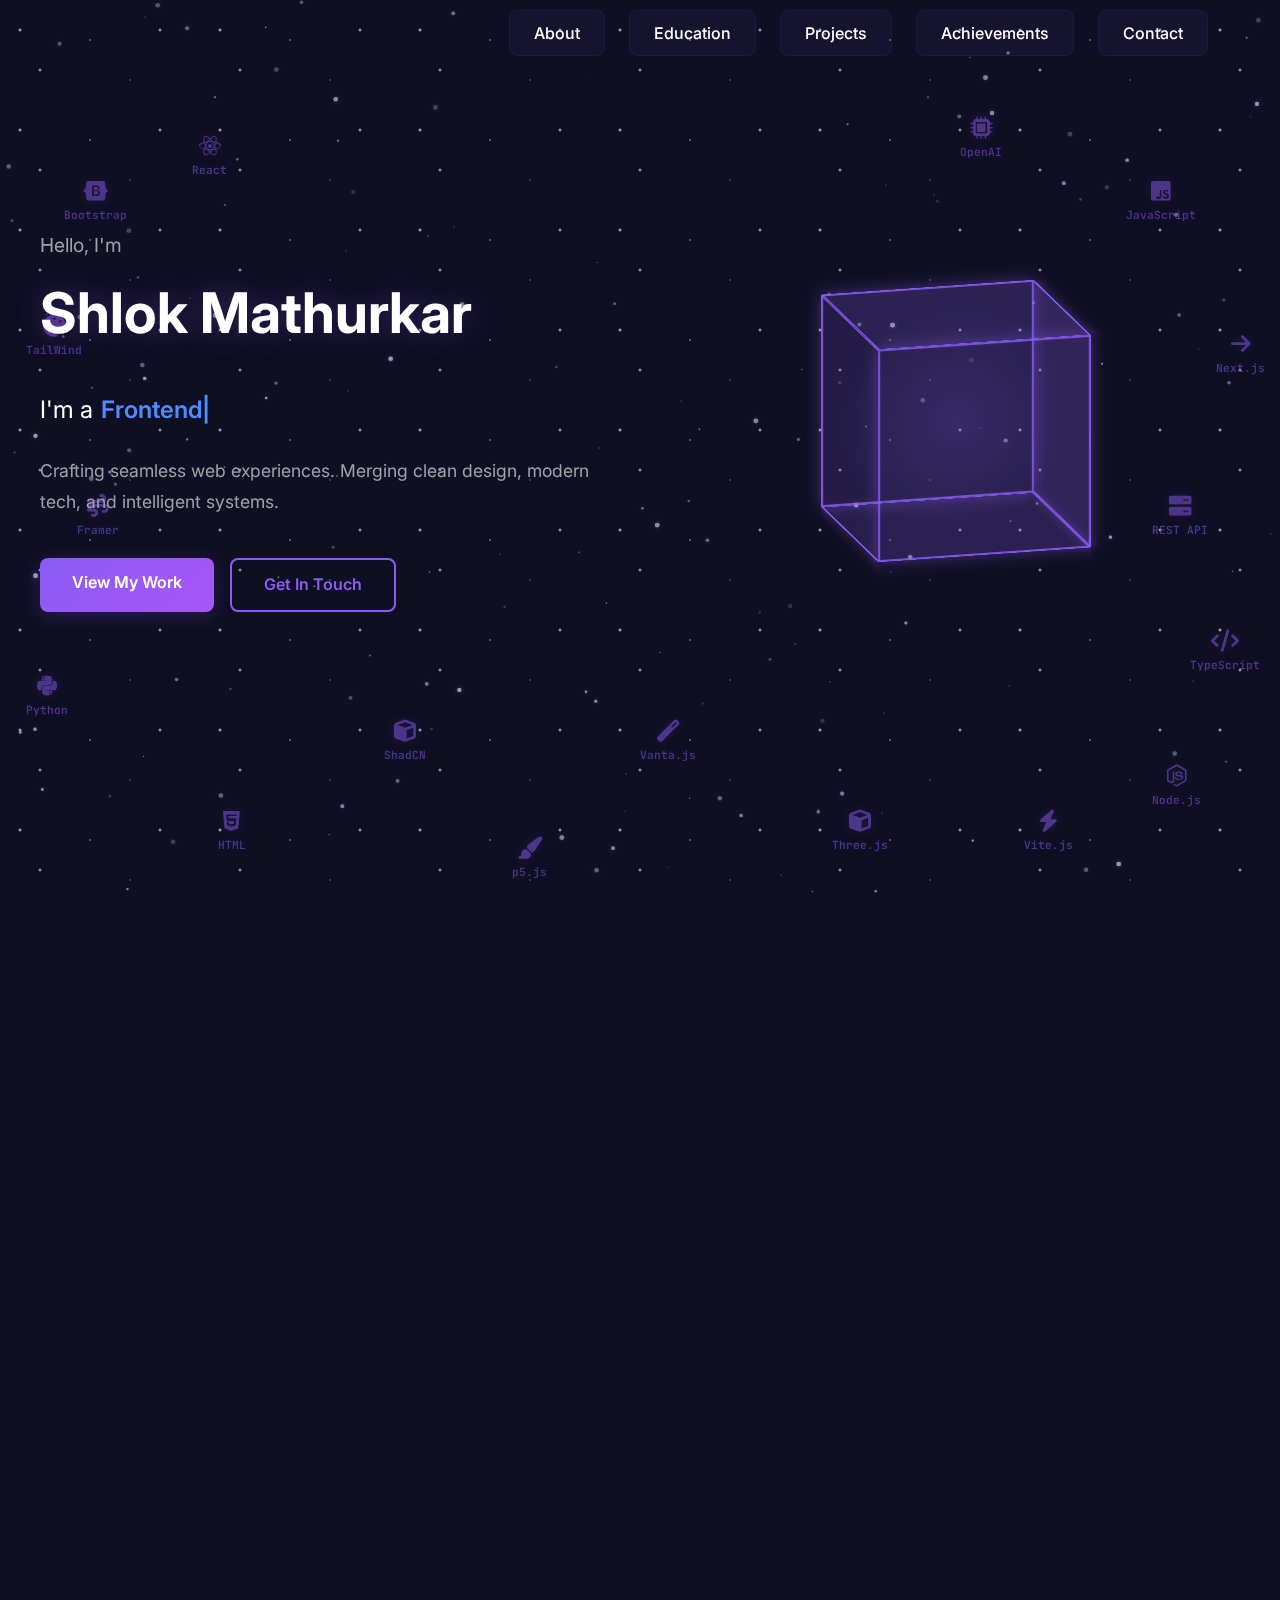
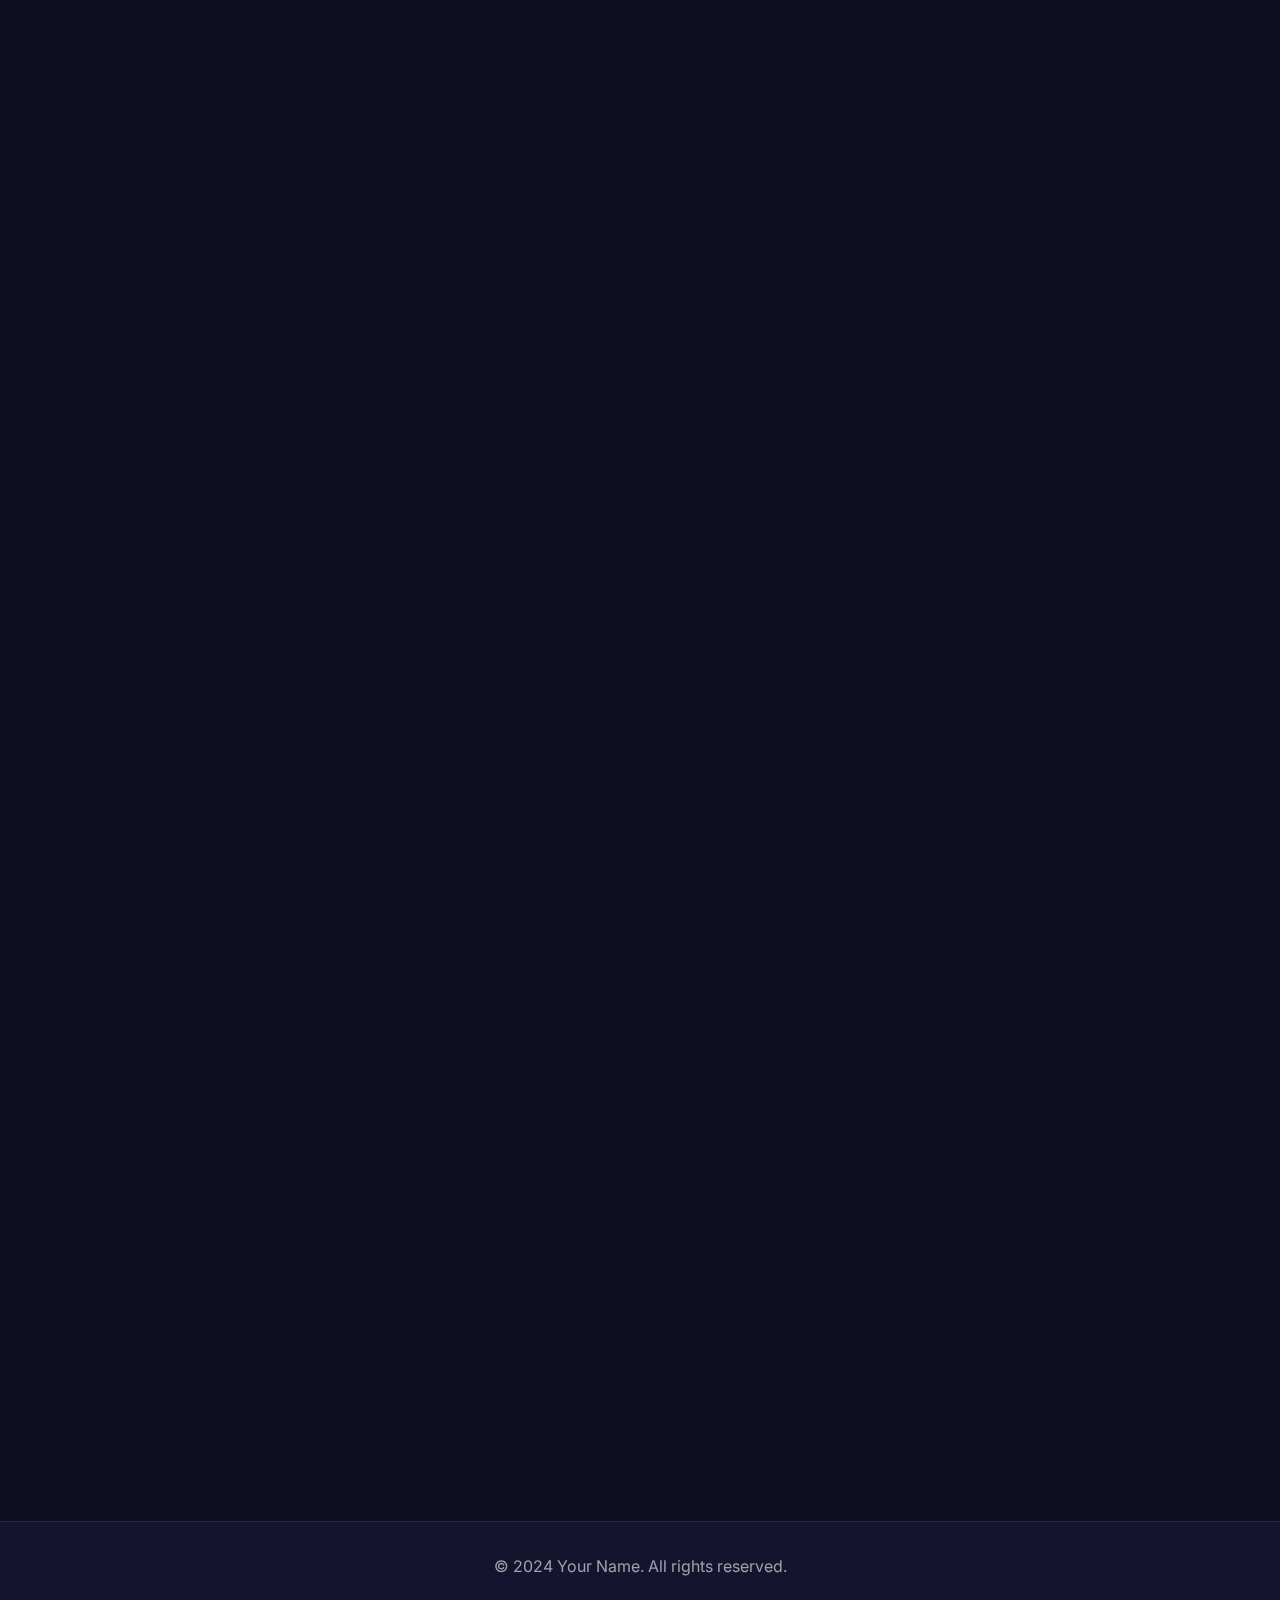
<file: index.html>
<!DOCTYPE html>
<html lang="en">
<head>
    <meta charset="UTF-8">
    <meta name="viewport" content="width=device-width, initial-scale=1.0">
    <title>Your Name - Professional Portfolio</title>
    <link rel="stylesheet" href="styles.css">
    <link href="https://fonts.googleapis.com/css2?family=Inter:wght@300;400;500;600;700&family=JetBrains+Mono:wght@400;500&display=swap" rel="stylesheet">
    <link rel="stylesheet" href="https://cdnjs.cloudflare.com/ajax/libs/font-awesome/6.0.0/css/all.min.css">
</head>
<body>
    <!-- Animated Background -->
    <canvas id="starfield-canvas" class="starfield-canvas"></canvas>
    <div class="background">
        <div class="stars"></div>
        <div class="meteors"></div>
        <div class="floating-tech">
            <span class="tech-item">
                <i class="fab fa-react"></i>
                <span class="tech-name">React</span>
            </span>
            <span class="tech-item">
                <i class="fab fa-node-js"></i>
                <span class="tech-name">Node.js</span>
            </span>
            <span class="tech-item">
                <i class="fab fa-python"></i>
                <span class="tech-name">Python</span>
            </span>
            <span class="tech-item">
                <i class="fab fa-js-square"></i>
                <span class="tech-name">JavaScript</span>
            </span>
            <span class="tech-item">
                <i class="fab fa-html5"></i>
                <span class="tech-name">HTML</span>
            </span>
            <span class="tech-item">
                <i class="fab fa-bootstrap"></i>
                <span class="tech-name">Bootstrap</span>
            </span>
            <span class="tech-item">
                <i class="fas fa-bolt"></i>
                <span class="tech-name">Vite.js</span>
            </span>
            <span class="tech-item">
                <i class="fas fa-microchip"></i>
                <span class="tech-name">OpenAI</span>
            </span>
            <span class="tech-item">
                <i class="fas fa-wind"></i>
                <span class="tech-name">Framer</span>
            </span>
            <span class="tech-item">
                <i class="fas fa-server"></i>
                <span class="tech-name">REST API</span>
            </span>
            <span class="tech-item">
                <i class="fas fa-code"></i>
                <span class="tech-name">TypeScript</span>
            </span>
            <span class="tech-item">
                <i class="fas fa-arrow-right"></i>
                <span class="tech-name">Next.js</span>
            </span>
            <span class="tech-item">
                <i class="fas fa-palette"></i>
                <span class="tech-name">TailWind</span>
            </span>
            <span class="tech-item">
                <i class="fas fa-cube"></i>
                <span class="tech-name">ShadCN</span>
            </span>
            <span class="tech-item">
                <i class="fas fa-magic"></i>
                <span class="tech-name">Vanta.js</span>
            </span>
            <span class="tech-item">
                <i class="fas fa-paint-brush"></i>
                <span class="tech-name">p5.js</span>
            </span>
            <span class="tech-item">
                <i class="fas fa-cube"></i>
                <span class="tech-name">Three.js</span>
            </span>
        </div>
    </div>

    <!-- Navigation -->
    <nav class="navbar">
        <div class="nav-container">
            <div class="nav-logo">
                <div class="logo-container">
                    <img src="logo.svg" alt="Logo" class="logo-svg" />
                </div>
            </div>
            <ul class="nav-menu">
                <li><a href="#about" class="nav-link">About</a></li>
                <li><a href="#education" class="nav-link">Education</a></li>
                <li><a href="#projects" class="nav-link">Projects</a></li>
                <li><a href="#achievements" class="nav-link">Achievements</a></li>
                <li><a href="#contact" class="nav-link">Contact</a></li>
            </ul>
        </div>
    </nav>

    <!-- Hero Section -->
    <section class="hero">
        <div class="hero-container">
            <div class="hero-content">
                <h1 class="hero-title">
                    <span class="greeting">Hello, I'm</span>
                    <span class="name">Shlok Mathurkar</span>
                </h1>
                <div class="typing-container">
                    <span class="typing-text">I'm a </span>
                    <span class="typing-role"></span>
                </div><br>
                <p class="hero-description">
                    Crafting seamless web experiences. Merging clean design, modern tech, and intelligent systems.
                </p>
                <div class="hero-actions">
                    <a href="#projects" class="btn btn-primary">View My Work</a>
                    <a href="#contact" class="btn btn-secondary">Get In Touch</a>
                </div>
            </div>
            <div class="hero-visual">
                <div id="hero-visual" class="three-cube-container"></div>
            </div>
        </div>
    </section>

    <!-- Main Content -->
    <main class="main-content">
        <!-- About Section -->
        <section id="about" class="section">
            <div class="container">
                <div class="section-header">
                    <h2 class="section-title">About Me</h2>
                    <div class="section-line"></div>
                </div>
                <div class="about-grid">
                    <div class="about-content">
                        <p class="about-text">
                            I'm a passionate developer with expertise in modern web technologies and artificial intelligence. 
                            With a strong foundation in both frontend and backend development, I specialize in creating 
                            scalable applications that solve real-world problems.
                        </p>
                        <p class="about-text">
                            When I'm not coding, you can find me exploring new technologies, contributing to open-source 
                            projects, or sharing knowledge with the developer community. I believe in continuous learning 
                            and staying up-to-date with the latest industry trends.
                        </p>
                        <div class="personal-info">
                            <div class="info-item">
                                <span class="info-label">Name:</span>
                                <span class="info-value">Shlok Mathurkar</span>
                            </div>
                            <div class="info-item">
                                <span class="info-label">Age:</span>
                                <span class="info-value">18 years</span>
                            </div>
                            <div class="info-item">
                                <span class="info-label">Location:</span>
                                <span class="info-value">Greater Noida, UP</span>
                            </div>
                            <div class="info-item">
                                <span class="info-label">Experience:</span>
                                <span class="info-value">0 years</span>
                            </div>
                        </div>
                    </div>
                    <div class="skills-showcase">
                        <h3 class="skills-title">Tech Stack</h3>
                        <div class="skills-grid">
                            <div class="skill-category">
                                <h4>Frontend & UI</h4>
                                <div class="skill-tags">
                                    <span class="skill-tag">React</span>
                                    <span class="skill-tag">Next.js</span>
                                    <span class="skill-tag">TypeScript</span>
                                    <span class="skill-tag">JavaScript</span>
                                    <span class="skill-tag">HTML</span>
                                    <span class="skill-tag">TailWind</span>
                                    <span class="skill-tag">Bootstrap</span>
                                    <span class="skill-tag">ShadCN</span>
                                </div>
                            </div>
                            <div class="skill-category">
                                <h4>Backend & APIs</h4>
                                <div class="skill-tags">
                                    <span class="skill-tag">Node.js</span>
                                    <span class="skill-tag">Python</span>
                                    <span class="skill-tag">REST API</span>
                                    <span class="skill-tag">OpenAI</span>
                                </div>
                            </div>
                            <div class="skill-category">
                                <h4>Tools & Libraries</h4>
                                <div class="skill-tags">
                                    <span class="skill-tag">Vite.js</span>
                                    <span class="skill-tag">Framer</span>
                                    <span class="skill-tag">Three.js</span>
                                    <span class="skill-tag">p5.js</span>
                                    <span class="skill-tag">Vanta.js</span>
                                </div>
                            </div>
                        </div>
                    </div>
                </div>
            </div>
        </section>

        <!-- Education Section -->
        <section id="education" class="section">
            <div class="container">
                <div class="section-header">
                    <h2 class="section-title">Education</h2>
                    <div class="section-line"></div>
                </div>
                <div class="timeline">
                    <div class="timeline-item">
                        <div class="timeline-marker"></div>
                        <div class="timeline-content">
                            <div class="timeline-header">
                                <h3>Bachelor of Technology in Computer Science & Engineering</h3>
                                <span class="timeline-period">2024 - 2028</span>
                            </div>
                            <p class="timeline-institution">Manipal University, Jaipur</p>
                            <p class="timeline-description">
                                Working on practical projects in AI, APIs, and modern web development. Preparing for high-performance tech roles with a focus on problem-solving and system design.
                            </p>
                        </div>
                    </div>
                    <div class="timeline-item">
                        <div class="timeline-marker"></div>
                        <div class="timeline-content">
                            <div class="timeline-header">
                                <h3>Higher Secondary School</h3>
                                <span class="timeline-period">2022 - 2024</span>
                            </div>
                            <p class="timeline-institution">Vivekanand International School, New Delhi</p>
                            <p class="timeline-description">
                                Built a strong grounding in core sciences—Physics, Chemistry, and Mathematics—laying the groundwork for my journey in technology and engineering.
                            </p>
                        </div>
                    </div>
                </div>
            </div>
        </section>

        <!-- Projects Section -->
        <section id="projects" class="section">
            <div class="container">
                <div class="section-header">
                    <h2 class="section-title">Featured Projects</h2>
                    <div class="section-line"></div>
                </div>
                <div class="projects-grid">
                    <div class="project-card">
                        <div class="project-image">
                            <div class="project-overlay">
                                <div class="project-links">
                                    <a href="#" class="project-link" title="View Code">
                                        <i class="fab fa-github"></i>
                                    </a>
                                    <a href="#" class="project-link" title="Live Demo">
                                        <i class="fas fa-external-link-alt"></i>
                                    </a>
                                </div>
                            </div>
                        </div>
                        <div class="project-content">
                            <h3 class="project-title">E-Commerce Platform</h3>
                            <p class="project-description">
                                A full-stack e-commerce solution with real-time inventory management, 
                                payment processing, and admin dashboard.
                            </p>
                            <div class="project-tech">
                                <span class="tech-badge">React</span>
                                <span class="tech-badge">Next.js</span>
                                <span class="tech-badge">Node.js</span>
                                <span class="tech-badge">MongoDB</span>
                            </div>
                        </div>
                    </div>
                    <div class="project-card">
                        <div class="project-image">
                            <div class="project-overlay">
                                <div class="project-links">
                                    <a href="#" class="project-link" title="View Code">
                                        <i class="fab fa-github"></i>
                                    </a>
                                    <a href="#" class="project-link" title="Live Demo">
                                        <i class="fas fa-external-link-alt"></i>
                                    </a>
                                </div>
                            </div>
                        </div>
                        <div class="project-content">
                            <h3 class="project-title">AI Chat Application</h3>
                            <p class="project-description">
                                Real-time chat application with AI-powered responses using OpenAI API 
                                and natural language processing.
                            </p>
                            <div class="project-tech">
                                <span class="tech-badge">React</span>
                                <span class="tech-badge">Next.js</span>
                                <span class="tech-badge">TypeScript</span>
                                <span class="tech-badge">OpenAI</span>
                            </div>
                        </div>
                    </div>
                    <div class="project-card">
                        <div class="project-image">
                            <div class="project-overlay">
                                <div class="project-links">
                                    <a href="#" class="project-link" title="View Code">
                                        <i class="fab fa-github"></i>
                                    </a>
                                    <a href="#" class="project-link" title="Live Demo">
                                        <i class="fas fa-external-link-alt"></i>
                                    </a>
                                </div>
                            </div>
                        </div>
                        <div class="project-content">
                            <h3 class="project-title">Weather Dashboard</h3>
                            <p class="project-description">
                                Interactive weather dashboard with real-time data visualization, 
                                location-based forecasts, and historical data analysis.
                            </p>
                            <div class="project-tech">
                                <span class="tech-badge">React</span>
                                <span class="tech-badge">Next.js</span>
                                <span class="tech-badge">Chart.js</span>
                                <span class="tech-badge">Weather API</span>
                            </div>
                        </div>
                    </div>
                </div>
            </div>
        </section>

        <!-- Achievements Section -->
        <section id="achievements" class="section">
            <div class="container">
                <div class="section-header">
                    <h2 class="section-title">Achievements</h2>
                    <div class="section-line"></div>
                </div>
                <div class="achievements-grid">
                    <div class="achievement-card">
                        <div class="achievement-icon">
                            <i class="fas fa-trophy"></i>
                        </div>
                        <div class="achievement-content">
                            <h3>Hackathon Winner</h3>
                            <p>First place in the 2023 Tech Innovation Hackathon for developing an AI-powered sustainability solution.</p>
                        </div>
                    </div>
                    <div class="achievement-card">
                        <div class="achievement-icon">
                            <i class="fas fa-certificate"></i>
                        </div>
                        <div class="achievement-content">
                            <h3>AWS Certified</h3>
                            <p>AWS Solutions Architect Associate certification with expertise in cloud infrastructure and deployment.</p>
                        </div>
                    </div>
                    <div class="achievement-card">
                        <div class="achievement-icon">
                            <i class="fas fa-star"></i>
                        </div>
                        <div class="achievement-content">
                            <h3>Dean's List</h3>
                            <p>Consistently maintained 3.8+ GPA throughout university with academic excellence recognition.</p>
                        </div>
                    </div>
                    <div class="achievement-card">
                        <div class="achievement-icon">
                            <i class="fas fa-users"></i>
                        </div>
                        <div class="achievement-content">
                            <h3>Open Source Contributor</h3>
                            <p>Active contributor to 10+ open source projects with significant community impact.</p>
                        </div>
                    </div>
                </div>
            </div>
        </section>

        <!-- Contact Section -->
        <section id="contact" class="section">
            <div class="container">
                <div class="section-header">
                    <h2 class="section-title">Get In Touch</h2>
                    <div class="section-line"></div>
                </div>
                <div class="contact-content">
                    <div class="contact-info">
                        <div class="contact-item">
                            <div class="contact-icon">
                                <i class="fas fa-envelope"></i>
                            </div>
                            <div class="contact-details">
                                <h3>Email</h3>
                                <p>your.email@example.com</p>
                            </div>
                        </div>
                        <div class="contact-item">
                            <div class="contact-icon">
                                <i class="fas fa-phone"></i>
                            </div>
                            <div class="contact-details">
                                <h3>Phone</h3>
                                <p>+1 (555) 123-4567</p>
                            </div>
                        </div>
                        <div class="contact-item">
                            <div class="contact-icon">
                                <i class="fab fa-linkedin"></i>
                            </div>
                            <div class="contact-details">
                                <h3>LinkedIn</h3>
                                <p>linkedin.com/in/yourprofile</p>
                            </div>
                        </div>
                        <div class="contact-item">
                            <div class="contact-icon">
                                <i class="fab fa-github"></i>
                            </div>
                            <div class="contact-details">
                                <h3>GitHub</h3>
                                <p>github.com/yourusername</p>
                            </div>
                        </div>
                    </div>
                    <div class="contact-form">
                        <h3>Send me a message</h3>
                        <form class="form">
                            <div class="form-group">
                                <input type="text" placeholder="Your Name" required>
                            </div>
                            <div class="form-group">
                                <input type="email" placeholder="Your Email" required>
                            </div>
                            <div class="form-group">
                                <textarea placeholder="Your Message" rows="5" required></textarea>
                            </div>
                            <button type="submit" class="btn btn-primary">Send Message</button>
                        </form>
                    </div>
                </div>
            </div>
        </section>
    </main>

    <!-- Footer -->
    <footer class="footer">
        <div class="container">
            <p>&copy; 2024 Your Name. All rights reserved.</p>
        </div>
    </footer>

    <script src="script.js"></script>
    <script src="simple-cube.js"></script>
</body>
</html>
</file>
<file: styles.css>
/* Professional Purple Retro Portfolio Styles */
@import url('https://fonts.googleapis.com/css2?family=Inter:wght@300;400;500;600;700&family=JetBrains+Mono:wght@400;500&display=swap');

/* CSS Variables - Purple Retro Theme */
:root {
    --primary-purple: #8b5cf6;
    --secondary-purple: #a855f7;
    --accent-purple: #c084fc;
    --dark-purple: #4c1d95;
    --light-purple: #e9d5ff;
    --bg-dark: #0f0f23;
    --bg-darker: #0a0a1a;
    --text-light: #ffffff;
    --text-muted: #a1a1aa;
    --border-purple: #8b5cf6;
    --glow-purple: rgba(139, 92, 246, 0.3);
    --glow-strong: rgba(139, 92, 246, 0.6);
    --shadow-purple: rgba(139, 92, 246, 0.2);
}

/* Reset and Base Styles */
* {
    margin: 0;
    padding: 0;
    box-sizing: border-box;
}

body {
    font-family: 'Inter', sans-serif;
    background: var(--bg-dark);
    color: var(--text-light);
    line-height: 1.6;
    overflow-x: hidden;
}

/* Animated Background */
.starfield-canvas {
    position: fixed;
    top: 0;
    left: 0;
    width: 100%;
    height: 100%;
    z-index: -2;
    opacity: 0.6;
    pointer-events: none;
}

.background {
    position: fixed;
    top: 0;
    left: 0;
    width: 100%;
    height: 100%;
    z-index: -1;
    overflow: hidden;
}

.stars {
    position: absolute;
    width: 100%;
    height: 100%;
    background: radial-gradient(2px 2px at 20px 30px, #eee, transparent),
                radial-gradient(2px 2px at 40px 70px, rgba(255,255,255,0.8), transparent),
                radial-gradient(1px 1px at 90px 40px, #fff, transparent),
                radial-gradient(1px 1px at 130px 80px, rgba(255,255,255,0.6), transparent),
                radial-gradient(2px 2px at 160px 30px, #ddd, transparent);
    background-repeat: repeat;
    background-size: 200px 100px;
    animation: stars 20s linear infinite;
}

.meteors {
    position: absolute;
    width: 100%;
    height: 100%;
}

.meteor {
    position: absolute;
    width: 2px;
    height: 2px;
    background: linear-gradient(45deg, var(--primary-purple), transparent);
    border-radius: 50%;
    animation: meteor 3s linear infinite;
}

.meteor.accelerated {
    animation: meteorAccelerated 0.3s linear infinite;
}

@keyframes stars {
    0% { transform: translateY(0px); }
    100% { transform: translateY(-100px); }
}

@keyframes meteor {
    0% {
        transform: translateX(100vw) translateY(-100px) rotate(45deg);
        opacity: 1;
    }
    100% {
        transform: translateX(-100px) translateY(100vh) rotate(45deg);
        opacity: 0;
    }
}

@keyframes meteorAccelerated {
    0% {
        transform: translateX(100vw) translateY(-100px) rotate(45deg);
        opacity: 1;
    }
    100% {
        transform: translateX(-100px) translateY(100vh) rotate(45deg);
        opacity: 0;
    }
}

/* Floating Tech Elements */
.floating-tech {
    position: absolute;
    width: 100%;
    height: 100%;
    pointer-events: auto;
}

.tech-item {
    position: absolute;
    display: flex;
    flex-direction: column;
    align-items: center;
    gap: 0.3rem;
    opacity: 0.5;
    animation: float 8s ease-in-out infinite;
    pointer-events: auto;
    z-index: 5;
    transition: all 0.3s ease;
    cursor: pointer;
}



.tech-item i {
    color: var(--primary-purple);
    font-size: 1.4rem;
    text-shadow: 0 0 10px var(--glow-purple);
    transition: all 0.3s ease;
}

.tech-name {
    color: var(--primary-purple);
    font-family: 'JetBrains Mono', monospace;
    font-size: 0.7rem;
    font-weight: 500;
    text-shadow: 0 0 8px var(--glow-purple);
    transition: all 0.3s ease;
    text-align: center;
    white-space: nowrap;
}

.tech-item:hover {
    opacity: 1;
    transform: scale(1.4);
    filter: drop-shadow(0 0 30px var(--glow-strong));
    transition: all 0.3s cubic-bezier(0.175, 0.885, 0.32, 1.275);
    z-index: 10;
}

.tech-item:hover i {
    color: var(--secondary-purple);
    text-shadow: 0 0 25px var(--glow-strong);
    transform: scale(1.1);
    transition: all 0.3s cubic-bezier(0.175, 0.885, 0.32, 1.275);
}

.tech-item:hover .tech-name {
    color: var(--secondary-purple);
    text-shadow: 0 0 20px var(--glow-strong);
    transform: scale(1.1);
    transition: all 0.3s cubic-bezier(0.175, 0.885, 0.32, 1.275);
}

/* Distributed across whole screen - avoiding hero content area */
.tech-item:nth-child(1) { top: 15%; left: 15%; animation-delay: 0s; }      /* React */
.tech-item:nth-child(2) { top: 85%; left: 90%; animation-delay: 1s; }     /* Node.js */
.tech-item:nth-child(3) { top: 75%; left: 2%; animation-delay: 2s; }     /* Python */
.tech-item:nth-child(4) { top: 20%; left: 88%; animation-delay: 3s; }     /* JavaScript */
.tech-item:nth-child(5) { top: 90%; left: 17%; animation-delay: 4s; }     /* HTML */
.tech-item:nth-child(6) { top: 20%; left: 5%; animation-delay: 5s; }     /* Bootstrap */
.tech-item:nth-child(7) { top: 90%; left: 80%; animation-delay: 6s; }     /* Vite.js */
.tech-item:nth-child(8) { top: 13%; left: 75%; animation-delay: 7s; }     /* OpenAI */
.tech-item:nth-child(9) { top: 55%; left: 6%; animation-delay: 8s; }     /* Framer */
.tech-item:nth-child(10) { top: 55%; left: 90%; animation-delay: 9s; }    /* REST API */
.tech-item:nth-child(11) { top: 70%; left: 93%; animation-delay: 10s; }   /* TypeScript */
.tech-item:nth-child(12) { top: 37%; left: 95%; animation-delay: 11s; }   /* Next.js */
.tech-item:nth-child(13) { top: 35%; left: 2%; animation-delay: 12s; }    /* TailWind CSS */
.tech-item:nth-child(14) { top: 80%; left: 30%; animation-delay: 13s; }   /* ShadCN UI */
.tech-item:nth-child(15) { top: 80%; left: 50%; animation-delay: 14s; }   /* Vanta.js */
.tech-item:nth-child(16) { top: 93%; left: 40%; animation-delay: 15s; }   /* p5.js */
.tech-item:nth-child(17) { top: 90%; left: 65%; animation-delay: 16s; }   /* Three.js */

@keyframes float {
    0%, 100% { transform: translateY(0px) rotate(0deg); }
    25% { transform: translateY(-25px) rotate(5deg); }
    50% { transform: translateY(-35px) rotate(-2deg); }
    75% { transform: translateY(-20px) rotate(3deg); }
}



/* Navigation */
.navbar {
    position: fixed;
    top: 0;
    left: 0;
    right: 0;
    background: transparent;
    backdrop-filter: none;
    -webkit-backdrop-filter: none;
    border-bottom: 1px solid transparent;
    z-index: 1000;
    padding: 1rem 0;
    border-bottom-left-radius: 20px;
    border-bottom-right-radius: 20px;
    transition: all 0.4s cubic-bezier(0.175, 0.885, 0.32, 1.275);
}

.navbar.scrolled {
    background: rgba(15, 15, 35, 0.8);
    backdrop-filter: blur(20px);
    -webkit-backdrop-filter: blur(20px);
    border-bottom: 1px solid rgba(139, 92, 246, 0.15);
    box-shadow: 0 4px 20px rgba(0, 0, 0, 0.1);
}



.nav-container {
    max-width: 1200px;
    margin: 0 auto;
    padding: 0 2rem;
    display: flex;
    justify-content: space-between;
    align-items: center;
}

.nav-logo {
    display: flex;
    align-items: center;
}

.logo-container {
    display: flex;
    align-items: center;
    gap: 0.5rem;
    position: relative;
    transition: all 0.3s ease;
    cursor: pointer;
    opacity: 0;
    transform: translateY(-10px);
}

.navbar.scrolled .logo-container {
    opacity: 1;
    transform: translateY(0);
}

.logo-container:hover {
    transform: scale(1.05);
}

.logo-svg {
    width: 35px;
    height: 35px;
    filter: drop-shadow(0 0 10px var(--glow-purple));
    transition: all 0.3s ease;
    object-fit: contain;
    opacity: 0;
    transform: translateY(-10px);
}

.navbar.scrolled .logo-svg {
    opacity: 1;
    transform: translateY(0);
}

.logo-container:hover .logo-svg {
    filter: drop-shadow(0 0 15px var(--glow-strong));
    transform: rotate(5deg);
}



.nav-menu {
    display: flex;
    list-style: none;
    gap: 1.5rem;
    margin-left: auto;  
    margin-right: 0; /* Add some right margin */
}

.nav-link {
    color: var(--text-light);
    text-decoration: none;
    font-weight: 500;
    padding: 0.75rem 1.5rem;
    border-radius: 8px;
    transition: all 0.3s ease;
    position: relative;
    background: rgba(139, 92, 246, 0.05);
    border: 1px solid rgba(139, 92, 246, 0.1);
}

.nav-link:hover {
    color: var(--primary-purple);
    background: rgba(139, 92, 246, 0.1);
    border: 1px solid rgba(139, 92, 246, 0.2);
    transform: translateY(-1px);
    box-shadow: 0 4px 15px rgba(139, 92, 246, 0.15);
}

/* Removed glare hover effect */



/* Hero Section */
.hero {
    min-height: 90vh;
    display: flex;
    align-items: center;
    padding: 4rem 2rem 4rem 2rem;
    position: relative;
}

.hero-container {
    max-width: 1200px;
    margin: 2rem auto 0 auto;
    display: grid;
    grid-template-columns: 1fr 1fr;
    gap: 4rem;
    align-items: center;
}

.hero-content {
    z-index: 10;
    position: relative;
}

.hero-title {
    margin-bottom: 2rem;
}

.greeting {
    display: block;
    font-size: 1.2rem;
    color: var(--text-muted);
    margin-bottom: 0.5rem;
    font-weight: 400;
}

.name {
    display: block;
    font-size: 3.5rem;
    font-weight: 700;
    color: var(--text-light);
    text-shadow: 0 0 30px var(--glow-purple);
    margin-bottom: 1rem;
}

/* Typing container inline roles */
.typing-container {
  display: flex;
  align-items: center;
  font-size: 1.5rem;
  gap: 0.5rem;
}

.typing-role {
  font-weight: 600;
  color: #4f8cff;
  position: relative;
}

.typing-role::after {
  content: '|';
  position: absolute;
  right: -8px;
  color: #4f8cff;
  animation: blink 1s steps(2, start) infinite;
}

.typing-cursor {
  margin-left: 0.2em;
  animation: blink 1s steps(2, start) infinite;
}

@keyframes blink {
  to {
    opacity: 0;
  }
}

.typing-roles {
    position: relative;
    height: 2rem;
    margin-bottom: 2rem;
}

.role {
    position: absolute;
    top: 0;
    left: 0;
    color: var(--primary-purple);
    font-weight: 600;
    opacity: 0;
    animation: typeRole 4s infinite;
}

.role:nth-child(1) { animation-delay: 0s; }
.role:nth-child(2) { animation-delay: 0.8s; }
.role:nth-child(3) { animation-delay: 1.6s; }
.role:nth-child(4) { animation-delay: 2.4s; }
.role:nth-child(5) { animation-delay: 3.2s; }

@keyframes typeRole {
    0%, 16%, 100% { opacity: 0; }
    4%, 12% { opacity: 1; }
}

.hero-description {
    font-size: 1.1rem;
    color: var(--text-muted);
    margin-bottom: 2.5rem;
    line-height: 1.8;
}

.hero-actions {
    display: flex;
    gap: 1rem;
}

.btn {
    padding: 0.75rem 2rem;
    border: none;
    border-radius: 8px;
    font-family: 'Inter', sans-serif;
    font-weight: 600;
    text-decoration: none;
    transition: all 0.3s ease;
    position: relative;
    overflow: hidden;
}

.btn-primary {
    background: linear-gradient(135deg, var(--primary-purple), var(--secondary-purple));
    color: white;
    box-shadow: 0 4px 20px var(--shadow-purple);
}

.btn-primary:hover {
    transform: translateY(-2px);
    box-shadow: 0 8px 30px var(--glow-strong);
}

.btn-secondary {
    background: transparent;
    color: var(--primary-purple);
    border: 2px solid var(--primary-purple);
}

.btn-secondary:hover {
    background: var(--primary-purple);
    color: white;
    box-shadow: 0 4px 20px var(--shadow-purple);
}


/* Hero Visual */
.hero-visual {
    display: flex;
    justify-content: center;
    align-items: center;
    min-height: 400px;
    position: relative;
}

/* Three.js Cube Container */
.three-cube-container {
    width: 100%;
    height: 100%;
    position: relative;
    overflow: visible;
    display: flex;
    align-items: center;
    justify-content: center;
}

.three-cube-container canvas {
    display: block;
    width: 100% !important;
    height: 100% !important;
}

/* Main Content */
.main-content {
    padding-top: 2rem;
}

.container {
    max-width: 1200px;
    margin: 0 auto;
    padding: 0 2rem;
}

.section {
    padding: 4rem 0;
}

.section-header {
    text-align: center;
    margin-bottom: 3rem;
}

.section-title {
    font-size: 2.5rem;
    font-weight: 700;
    color: var(--text-light);
    margin-bottom: 1rem;
    text-shadow: 0 0 20px var(--glow-purple);
}

.section-line {
    width: 100px;
    height: 3px;
    background: linear-gradient(90deg, var(--primary-purple), var(--secondary-purple));
    margin: 0 auto;
    border-radius: 2px;
    box-shadow: 0 0 10px var(--glow-purple);
}

/* About Section */
.about-grid {
    display: grid;
    grid-template-columns: 1fr 1fr;
    gap: 3rem;
    align-items: start;
    max-width: 1200px;
    margin: 0 auto;
}

.about-text {
    font-size: 1.1rem;
    color: var(--text-muted);
    margin-bottom: 2rem;
    line-height: 1.8;
}

.personal-info {
    display: grid;
    grid-template-columns: 1fr 1fr;
    gap: 1rem;
    margin-top: 2rem;
}

.info-item {
    padding: 1rem;
    background: rgba(139, 92, 246, 0.1);
    border: 1px solid rgba(139, 92, 246, 0.2);
    border-radius: 8px;
    transition: all 0.3s ease;
}

.info-item:hover {
    background: rgba(139, 92, 246, 0.2);
    transform: translateY(-2px);
    box-shadow: 0 4px 20px var(--shadow-purple);
}

.info-label {
    display: block;
    font-weight: 600;
    color: var(--primary-purple);
    margin-bottom: 0.5rem;
}

.info-value {
    color: var(--text-light);
}

.skills-showcase {
    background: rgba(139, 92, 246, 0.05);
    border: 1px solid rgba(139, 92, 246, 0.2);
    border-radius: 12px;
    padding: 2rem;
    backdrop-filter: blur(10px);
}

.skills-title {
    font-size: 1.5rem;
    font-weight: 600;
    color: var(--text-light);
    margin-bottom: 2rem;
    text-align: center;
}

.skills-grid {
    display: grid;
    gap: 2rem;
}

.skill-category h4 {
    color: var(--primary-purple);
    font-weight: 600;
    margin-bottom: 1rem;
}

.skill-tags {
    display: flex;
    flex-wrap: wrap;
    gap: 0.5rem;
}

.skill-tag {
    background: rgba(139, 92, 246, 0.2);
    color: var(--primary-purple);
    padding: 0.5rem 1rem;
    border-radius: 20px;
    font-size: 0.9rem;
    font-weight: 500;
    border: 1px solid rgba(139, 92, 246, 0.3);
    transition: all 0.3s ease;
}

.skill-tag:hover {
    background: var(--primary-purple);
    color: white;
    transform: translateY(-2px);
    box-shadow: 0 4px 15px var(--shadow-purple);
}

/* Timeline */
.timeline {
    position: relative;
    padding-left: 2rem;
}

.timeline::before {
    content: '';
    position: absolute;
    left: 0;
    top: 0;
    bottom: 0;
    width: 2px;
    background: linear-gradient(to bottom, var(--primary-purple), var(--secondary-purple));
    box-shadow: 0 0 10px var(--glow-purple);
}

.timeline-item {
    position: relative;
    margin-bottom: 3rem;
    animation: slideInLeft 0.6s ease-out;
}

.timeline-marker {
    position: absolute;
    left: -2.5rem;
    top: 0.5rem;
    width: 1rem;
    height: 1rem;
    background: var(--primary-purple);
    border-radius: 50%;
    box-shadow: 0 0 15px var(--glow-purple);
    animation: pulse 2s ease-in-out infinite;
}

@keyframes pulse {
    0%, 100% { transform: scale(1); }
    50% { transform: scale(1.2); }
}

.timeline-content {
    background: rgba(139, 92, 246, 0.05);
    border: 1px solid rgba(139, 92, 246, 0.2);
    border-radius: 12px;
    padding: 2rem;
    backdrop-filter: blur(10px);
    transition: all 0.3s ease;
}

.timeline-content:hover {
    background: rgba(139, 92, 246, 0.1);
    transform: translateX(10px);
    box-shadow: 0 8px 30px var(--shadow-purple);
}

.timeline-header {
    display: flex;
    justify-content: space-between;
    align-items: center;
    margin-bottom: 1rem;
}

.timeline-header h3 {
    color: var(--primary-purple);
    font-weight: 600;
}

.timeline-period {
    color: var(--text-muted);
    font-size: 0.9rem;
}

.timeline-institution {
    color: var(--accent-purple);
    font-weight: 500;
    margin-bottom: 1rem;
}

.timeline-description {
    color: var(--text-muted);
    line-height: 1.6;
}

/* Projects */
.projects-grid {
    display: grid;
    grid-template-columns: repeat(auto-fit, minmax(300px, 1fr));
    gap: 1.5rem;
    padding: 0.5rem 0;
    max-width: 1200px;
    margin: 0 auto;
}

.project-card {
    background: rgba(15, 15, 35, 0.6);
    backdrop-filter: blur(20px);
    -webkit-backdrop-filter: blur(20px);
    border: 1px solid rgba(139, 92, 246, 0.3);
    border-radius: 20px;
    overflow: hidden;
    transition: all 0.4s cubic-bezier(0.175, 0.885, 0.32, 1.275);
    box-shadow: 0 8px 32px rgba(0, 0, 0, 0.3);
    position: relative;
    animation: slideInUp 0.6s ease-out;
}

.project-card::before {
    content: '';
    position: absolute;
    top: 0;
    left: 0;
    right: 0;
    bottom: 0;
    background: linear-gradient(135deg, 
        rgba(139, 92, 246, 0.1) 0%, 
        rgba(168, 85, 247, 0.05) 50%, 
        rgba(192, 132, 252, 0.1) 100%);
    border-radius: 20px;
    opacity: 0;
    transition: opacity 0.4s ease;
    pointer-events: none;
}

.project-card:hover {
    transform: translateY(-8px) scale(1.02);
    box-shadow: 0 25px 50px rgba(139, 92, 246, 0.2);
    border-color: rgba(139, 92, 246, 0.6);
}

.project-card:hover::before {
    opacity: 1;
}

.project-card:hover .project-image {
    transform: scale(1.05);
}

.project-image {
    height: 200px;
    background: linear-gradient(135deg, var(--primary-purple), var(--secondary-purple));
    position: relative;
    overflow: hidden;
    transition: transform 0.4s ease;
}

.project-overlay {
    position: absolute;
    top: 0;
    left: 0;
    right: 0;
    bottom: 0;
    background: rgba(0, 0, 0, 0.8);
    display: flex;
    align-items: center;
    justify-content: center;
    opacity: 0;
    transition: opacity 0.3s ease;
}

.project-card:hover .project-overlay {
    opacity: 1;
}

.project-links {
    display: flex;
    gap: 1rem;
}

.project-link {
    color: var(--primary-purple);
    font-size: 1.5rem;
    padding: 0.75rem;
    border: 2px solid var(--primary-purple);
    border-radius: 50%;
    transition: all 0.3s ease;
    background: rgba(139, 92, 246, 0.1);
}

.project-link:hover {
    background: var(--primary-purple);
    color: white;
    transform: scale(1.1);
    box-shadow: 0 4px 15px var(--shadow-purple);
}

.project-content {
    padding: 2rem;
    position: relative;
    z-index: 1;
}

.project-title {
    color: var(--text-light);
    font-size: 1.4rem;
    font-weight: 600;
    margin-bottom: 1rem;
    text-shadow: 0 0 10px rgba(139, 92, 246, 0.3);
}

.project-description {
    color: var(--text-muted);
    line-height: 1.7;
    margin-bottom: 1.5rem;
    font-size: 0.95rem;
}

.project-tech {
    display: flex;
    flex-wrap: wrap;
    gap: 0.5rem;
}

.tech-badge {
    background: rgba(139, 92, 246, 0.15);
    color: var(--primary-purple);
    padding: 0.4rem 0.9rem;
    border-radius: 20px;
    font-size: 0.8rem;
    font-weight: 500;
    border: 1px solid rgba(139, 92, 246, 0.4);
    transition: all 0.3s ease;
    backdrop-filter: blur(10px);
    -webkit-backdrop-filter: blur(10px);
}

.tech-badge:hover {
    background: rgba(139, 92, 246, 0.25);
    border-color: rgba(139, 92, 246, 0.6);
    transform: translateY(-2px);
    box-shadow: 0 4px 12px rgba(139, 92, 246, 0.2);
}

/* Achievements */
.achievements-grid {
    display: grid;
    grid-template-columns: repeat(auto-fit, minmax(280px, 1fr));
    gap: 1.5rem;
    max-width: 1200px;
    margin: 0 auto;
}

.achievement-card {
    background: rgba(139, 92, 246, 0.05);
    border: 1px solid rgba(139, 92, 246, 0.2);
    border-radius: 12px;
    padding: 2rem;
    display: flex;
    align-items: center;
    gap: 1.5rem;
    transition: all 0.3s ease;
    backdrop-filter: blur(10px);
    animation: slideInLeft 0.6s ease-out;
}

.achievement-card:hover {
    background: rgba(139, 92, 246, 0.1);
    transform: translateX(10px);
    box-shadow: 0 8px 30px var(--shadow-purple);
}

.achievement-icon {
    font-size: 2.5rem;
    color: var(--primary-purple);
    animation: rotate 4s linear infinite;
}

@keyframes rotate {
    0% { transform: rotate(0deg); }
    100% { transform: rotate(360deg); }
}

.achievement-content h3 {
    color: var(--primary-purple);
    font-weight: 600;
    margin-bottom: 0.5rem;
}

.achievement-content p {
    color: var(--text-muted);
    line-height: 1.6;
}

/* Contact */
.contact-content {
    display: grid;
    grid-template-columns: 1fr 1fr;
    gap: 3rem;
    max-width: 1200px;
    margin: 0 auto;
}

.contact-info {
    display: grid;
    gap: 2rem;
}

.contact-item {
    display: flex;
    align-items: center;
    gap: 1.5rem;
    padding: 1.5rem;
    background: rgba(139, 92, 246, 0.05);
    border: 1px solid rgba(139, 92, 246, 0.2);
    border-radius: 12px;
    transition: all 0.3s ease;
    backdrop-filter: blur(10px);
}

.contact-item:hover {
    background: rgba(139, 92, 246, 0.1);
    transform: translateX(10px);
    box-shadow: 0 8px 30px var(--shadow-purple);
}

.contact-icon {
    font-size: 2rem;
    color: var(--primary-purple);
    animation: bounce 2s ease-in-out infinite;
}

@keyframes bounce {
    0%, 100% { transform: translateY(0); }
    50% { transform: translateY(-10px); }
}

.contact-details h3 {
    color: var(--primary-purple);
    font-weight: 600;
    margin-bottom: 0.5rem;
}

.contact-details p {
    color: var(--text-muted);
}

.contact-form {
    background: rgba(139, 92, 246, 0.05);
    border: 1px solid rgba(139, 92, 246, 0.2);
    border-radius: 12px;
    padding: 2rem;
    backdrop-filter: blur(10px);
}

.contact-form h3 {
    color: var(--text-light);
    font-weight: 600;
    margin-bottom: 2rem;
    text-align: center;
}

.form {
    display: grid;
    gap: 1.5rem;
}

.form-group input,
.form-group textarea {
    width: 100%;
    padding: 1rem;
    background: rgba(139, 92, 246, 0.1);
    border: 1px solid rgba(139, 92, 246, 0.3);
    border-radius: 8px;
    color: var(--text-light);
    font-family: 'Inter', sans-serif;
    font-size: 1rem;
    transition: all 0.3s ease;
}

.form-group input:focus,
.form-group textarea:focus {
    outline: none;
    border-color: var(--primary-purple);
    box-shadow: 0 0 20px var(--shadow-purple);
    background: rgba(139, 92, 246, 0.15);
}

/* Footer */
.footer {
    background: rgba(139, 92, 246, 0.05);
    border-top: 1px solid rgba(139, 92, 246, 0.2);
    padding: 2rem 0;
    text-align: center;
    color: var(--text-muted);
    margin-top: 2rem;
}

/* Animation Classes */
@keyframes slideInLeft {
    from {
        opacity: 0;
        transform: translateX(-50px);
    }
    to {
        opacity: 1;
        transform: translateX(0);
    }
}

@keyframes slideInRight {
    from {
        opacity: 0;
        transform: translateX(50px);
    }
    to {
        opacity: 1;
        transform: translateX(0);
    }
}

@keyframes slideInUp {
    from {
        opacity: 0;
        transform: translateY(50px);
    }
    to {
        opacity: 1;
        transform: translateY(0);
    }
}

/* Responsive Design */
@media (max-width: 768px) {
    .hero-container {
        grid-template-columns: 1fr;
        text-align: center;
    }
    
    .name {
        font-size: 2.5rem;
    }
    
    .about-grid {
        grid-template-columns: 1fr;
    }
    
    .contact-content {
        grid-template-columns: 1fr;
    }
    
    .projects-grid {
        grid-template-columns: 1fr;
        gap: 1.5rem;
        padding: 0.5rem 0;
    }
    
    .project-card {
        border-radius: 16px;
    }
    
    .project-content {
        padding: 1.5rem;
    }
    
    .project-title {
        font-size: 1.2rem;
    }
    
    .tech-badge {
        padding: 0.3rem 0.7rem;
        font-size: 0.75rem;
    }
    
    .achievements-grid {
        grid-template-columns: 1fr;
    }
    
    .nav-menu {
        display: none;
    }
}

/* Custom Scrollbar */
::-webkit-scrollbar {
    width: 8px;
}

::-webkit-scrollbar-track {
    background: var(--bg-darker);
}

::-webkit-scrollbar-thumb {
    background: var(--primary-purple);
    border-radius: 4px;
}

::-webkit-scrollbar-thumb:hover {
    background: var(--secondary-purple);
}
</file>
